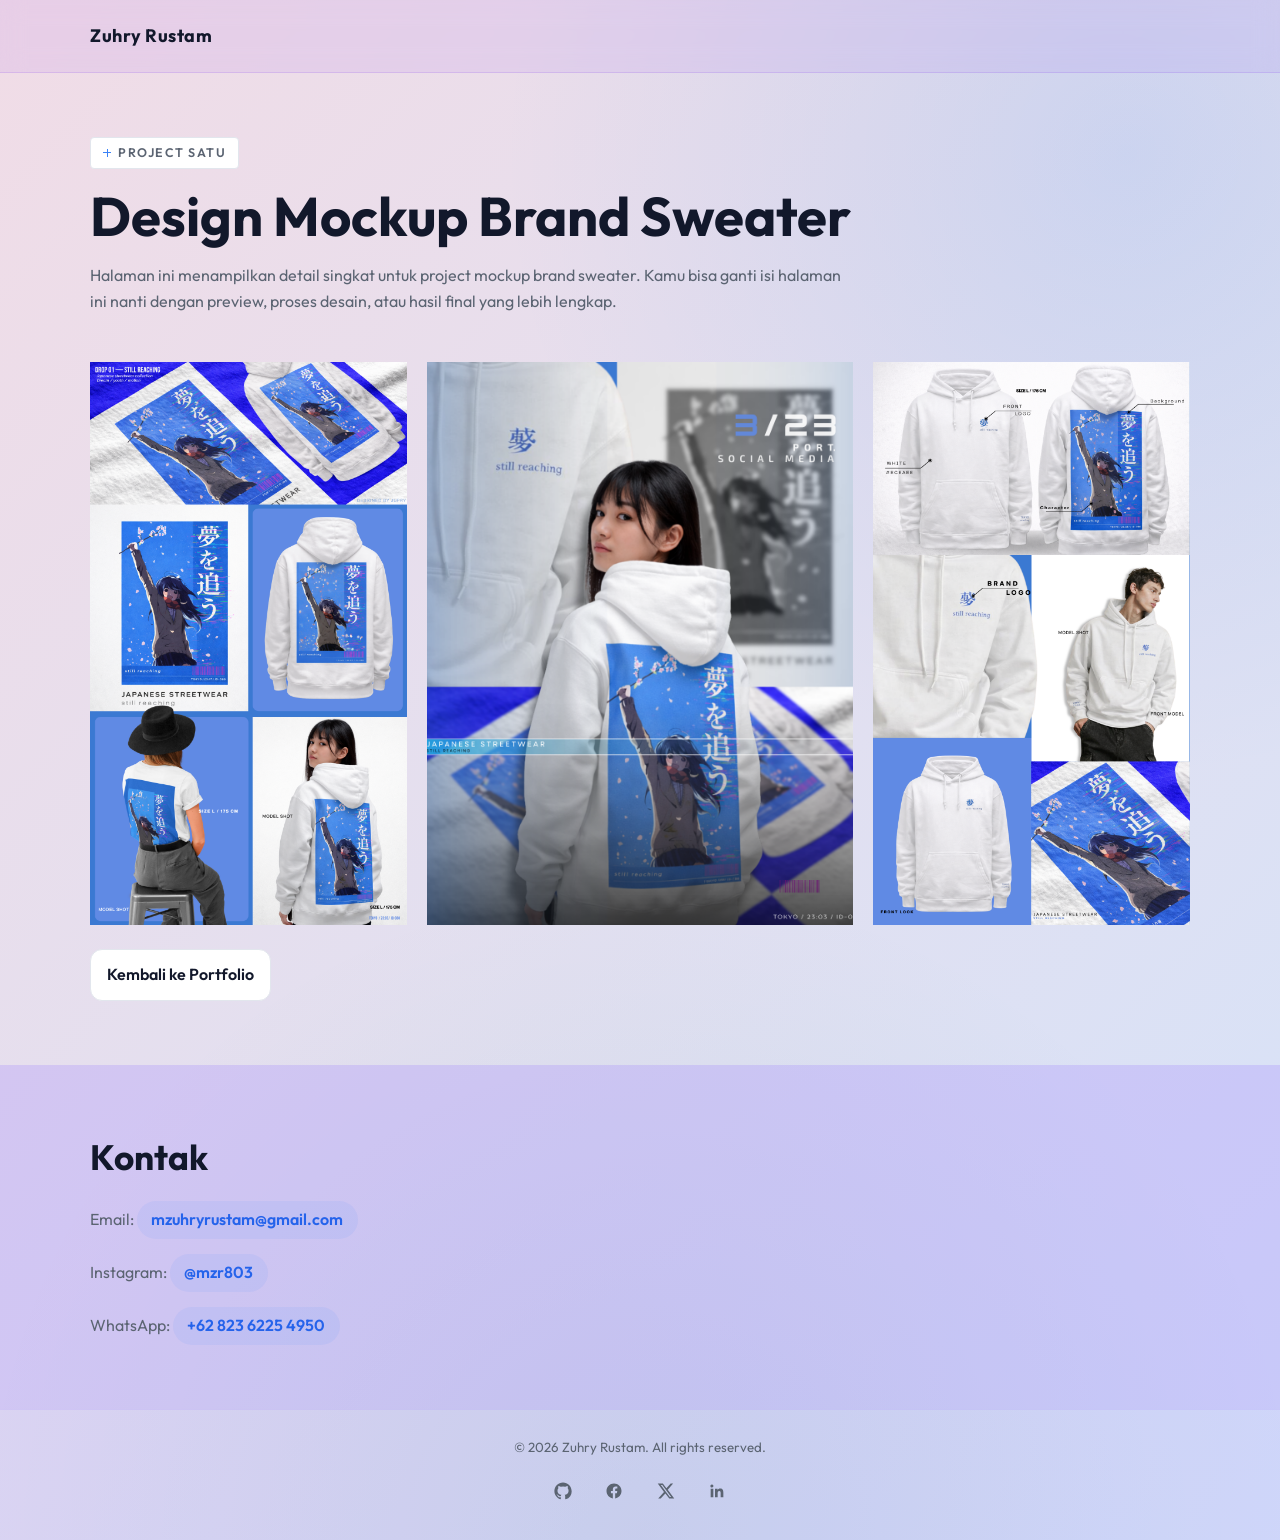
<file: project-satu.html>
<!doctype html>
<html lang="id">
  <head>
    <meta charset="UTF-8" />
    <meta name="viewport" content="width=device-width, initial-scale=1.0" />
    <title>Project Satu | Zuhry Rustam</title>
    <meta
      name="description"
      content="Halaman detail untuk Project Satu karya Zuhry Rustam."
    />
    <link rel="preconnect" href="https://fonts.googleapis.com" />
    <link rel="preconnect" href="https://fonts.gstatic.com" crossorigin />
    <link
      href="https://fonts.googleapis.com/css2?family=Outfit:wght@300;400;500;600;700&display=swap"
      rel="stylesheet"
    />
    <link rel="stylesheet" href="style.css" />
  </head>
  <body>
    <header class="site-header">
      <div class="container nav-wrap">
        <a class="brand" href="index.html">Zuhry Rustam</a>
      </div>
    </header>

    <main class="section">
      <div class="container">
        <p class="badge reveal">PROJECT SATU</p>
        <h1 class="reveal" style="--reveal-delay:0.1s">Design Mockup Brand Sweater</h1>
        <p class="lead reveal" style="--reveal-delay:0.2s">
          Halaman ini menampilkan detail singkat untuk project mockup brand
          sweater. Kamu bisa ganti isi halaman ini nanti dengan preview, proses
          desain, atau hasil final yang lebih lengkap.
        </p>

        <div class="project-detail-showcase" aria-label="Preview project satu">
          <figure class="detail-shot detail-left reveal" style="--reveal-delay:0.05s">
            <img src="hoodie back.png" alt="Mockup hoodie tampak belakang" />
          </figure>
          <figure class="detail-shot detail-center reveal" style="--reveal-delay:0.15s">
            <img src="mockup porto.png" alt="Mockup portofolio utama" />
          </figure>
          <figure class="detail-shot detail-right reveal" style="--reveal-delay:0.25s">
            <img src="hoodie male.png" alt="Mockup hoodie tampak depan" />
          </figure>
        </div>

        <div class="hero-actions reveal" style="--reveal-delay:0.3s">
          <a class="btn ghost" href="index.html#projects">Kembali ke Portfolio</a>
        </div>
      </div>
    </main>

    <!-- ===== SECTION KONTAK ===== -->
    <section id="contact" class="section alt">
      <div class="container">
        <h2 class="reveal">Kontak</h2>
        <p class="reveal" style="--reveal-delay:0.05s">
          Email: <a href="mailto:mzuhryrustam@gmail.com">mzuhryrustam@gmail.com</a>
        </p>
        <p class="reveal" style="--reveal-delay:0.15s">Instagram: <a href="https://instagram.com/mzr803" target="_blank">@mzr803</a></p>
        <p class="reveal" style="--reveal-delay:0.25s">WhatsApp: <a href="https://wa.me/6282362254950" target="_blank">+62 823 6225 4950</a></p>
      </div>
    </section>

    <!-- ===== FOOTER ===== -->
    <footer class="site-footer">
      <div class="container">
        <small>&copy; <span id="year"></span> Zuhry Rustam. All rights reserved.</small>
        <div class="footer-socials">
          <a href="https://github.com/sayaemangorangkatanya" target="_blank" rel="noopener noreferrer" aria-label="GitHub">
            <svg viewBox="0 0 24 24" fill="currentColor"><path d="M12 .5C5.65.5.5 5.65.5 12c0 5.09 3.29 9.4 7.86 10.93.57.1.78-.25.78-.55 0-.27-.01-1.16-.02-2.1-3.2.7-3.88-1.36-3.88-1.36-.52-1.34-1.28-1.7-1.28-1.7-1.05-.72.08-.7.08-.7 1.16.08 1.77 1.2 1.77 1.2 1.03 1.77 2.7 1.26 3.36.96.1-.75.4-1.26.73-1.55-2.55-.29-5.23-1.28-5.23-5.7 0-1.26.45-2.29 1.19-3.09-.12-.29-.52-1.47.11-3.06 0 0 .97-.31 3.18 1.18a11.1 11.1 0 0 1 5.79 0c2.2-1.49 3.17-1.18 3.17-1.18.63 1.59.23 2.77.11 3.06.74.8 1.19 1.83 1.19 3.09 0 4.43-2.69 5.4-5.25 5.69.41.36.78 1.06.78 2.14 0 1.55-.01 2.79-.01 3.17 0 .3.2.66.79.55A10.51 10.51 0 0 0 23.5 12C23.5 5.65 18.35.5 12 .5Z"/></svg>
          </a>
          <a href="https://web.facebook.com/zuhry.rustam.796" target="_blank" rel="noopener noreferrer" aria-label="Facebook">
            <svg viewBox="0 0 24 24" fill="currentColor"><path d="M22 12.06C22 6.5 17.52 2 12 2S2 6.5 2 12.06c0 5 3.66 9.15 8.44 9.94v-7.03H7.9v-2.91h2.54V9.85c0-2.5 1.49-3.89 3.77-3.89 1.09 0 2.24.2 2.24.2v2.46h-1.26c-1.24 0-1.63.77-1.63 1.56v1.88h2.78l-.44 2.91h-2.34V22c4.78-.79 8.44-4.94 8.44-9.94Z"/></svg>
          </a>
          <a href="https://x.com/sakaaaaaaaaa___" target="_blank" rel="noopener noreferrer" aria-label="X (Twitter)">
            <svg viewBox="0 0 24 24" fill="currentColor"><path d="M18.24 2h3.29l-7.2 8.22L23 22h-6.64l-5.2-6.8L4.9 22H1.6l7.7-8.79L1 2h6.8l4.7 6.2L18.24 2Zm-1.16 18h1.82L7.02 3.9H5.06L17.08 20Z"/></svg>
          </a>
          <a href="https://www.linkedin.com/in/zuhry-rustam" target="_blank" rel="noopener noreferrer" aria-label="LinkedIn">
            <svg viewBox="0 0 24 24" fill="currentColor"><path d="M20.45 20.45h-3.56v-5.57c0-1.33-.02-3.03-1.85-3.03-1.86 0-2.15 1.45-2.15 2.94v5.66H9.34V9h3.41v1.56h.05c.48-.9 1.64-1.85 3.38-1.85 3.61 0 4.28 2.38 4.28 5.47v6.27ZM5.34 7.43a2.07 2.07 0 1 1 0-4.13 2.07 2.07 0 0 1 0 4.13ZM7.12 20.45H3.56V9h3.56v11.45Z"/></svg>
          </a>
        </div>
      </div>
    </footer>

    <script>
      // Tahun otomatis untuk footer
      document.getElementById("year").textContent = new Date().getFullYear();

      // ===== SCROLL REVEAL =====
      const revealItems = document.querySelectorAll(".reveal");
      if (revealItems.length) {
        const revealObserver = new IntersectionObserver(
          (entries) => {
            entries.forEach((entry) => {
              if (entry.isIntersecting) {
                entry.target.classList.add("active");
                revealObserver.unobserve(entry.target);
              }
            });
          },
          { threshold: 0.15, rootMargin: "0px 0px -50px 0px" }
        );
        revealItems.forEach((el) => revealObserver.observe(el));
      }
    </script>
  </body>
</html>
</file>
<file: style.css>
:root {
  --bg: #f7f8fa;
  --surface: #ffffff;
  --text: #12182b;
  --muted: #5b6472;
  --primary: #3b82f6;
  --primary-strong: #2563eb;
  --border: #e2e6ed;
  --shadow: 0 16px 40px rgba(18, 24, 43, 0.1);
}

* {
  box-sizing: border-box;
  margin: 0;
  padding: 0;
}

body {
  font-family: "Outfit", sans-serif;
  color: var(--text);
  background: linear-gradient(135deg, rgba(212, 94, 141, 0.18), rgba(59, 130, 246, 0.18)),
    radial-gradient(circle at 88% 10%, rgba(0, 132, 255, 0.12), transparent 35%),
    radial-gradient(circle at 50% 100%, rgba(9, 109, 69, 0.08), transparent 40%),
    var(--bg);
  line-height: 1.6;
}

.top-photo {
  width: 200px;
  height: 200px;
  margin: 0;
  border-radius: 18px;
  overflow: hidden;
}

.top-photo img {
  display: block;
  width: 100%;
  height: 100%;
  object-fit: cover;
  border-radius: 12px;
  border: 2px solid var(--border);
  box-shadow: var(--shadow);
}

a {
  color: inherit;
  text-decoration: none;
}

.container {
  width: min(1100px, 92%);
  margin: 0 auto;
}

.site-header {
  position: sticky;
  top: 0;
  z-index: 10;
  background: rgba(124, 58, 237, 0.08);
  backdrop-filter: blur(12px);
  border-bottom: 1px solid rgba(124, 58, 237, 0.15);
}

.nav-wrap {
  min-height: 72px;
  display: flex;
  align-items: center;
  justify-content: space-between;
  gap: 1rem;
}

.brand {
  font-size: 1.125rem;
  font-weight: 700;
  color: var(--text);
  letter-spacing: 0.5px;
}

.nav-menu {
  display: flex;
  gap: 1.25rem;
  font-weight: 500;
}

.menu-button {
  display: none;
  border: 1px solid var(--border);
  background: var(--surface);
  color: var(--text);
  padding: 0.5rem 0.9rem;
  border-radius: 999px;
  cursor: pointer;
  box-shadow: 0 4px 12px rgba(18, 24, 43, 0.06);
}

.hero {
  padding: 5rem 0 2rem;
  min-height: calc(100vh - 72px);
  color: #142033;
  background:
    linear-gradient(90deg, rgba(255, 255, 255, 0.98) 0%, rgba(255, 255, 255, 0.88) 42%, rgba(255, 255, 255, 0.12) 72%),
    url("portfolio-hero-bg.png") center right / cover no-repeat;
}

.hero .badge {
  border-color: rgba(20, 32, 51, 0.24);
}

.hero .lead {
  color: #3f4d63;
}

.hero .btn.ghost {
  border-color: rgba(20, 32, 51, 0.28);
  background: rgba(255, 255, 255, 0.78);
  color: #142033;
  box-shadow: 0 14px 30px rgba(20, 32, 51, 0.12);
}

.hero .btn.ghost:hover {
  border-color: #2563eb;
  background: #ffffff;
  color: #2563eb;
}

.hero .hero-card {
  background: rgba(255, 255, 255, 0.82);
  border-color: rgba(20, 32, 51, 0.18);
  color: #142033;
  box-shadow: 0 18px 42px rgba(20, 32, 51, 0.16);
}

.hero .hero-card ul {
  color: #3f4d63;
}

.hero-grid {
  display: grid;
  grid-template-columns: 1.2fr 0.8fr;
  gap: 2.5rem;
  align-items: start;
}

.hero-side {
  display: grid;
  gap: 1.2rem;
  justify-items: end;
}

.badge {
  display: inline-flex;
  align-items: center;
  gap: 0.45rem;
  padding: 0.3rem 0.75rem;
  border-radius: 4px;
  border: 1px solid var(--border);
  margin-bottom: 1rem;
  font-size: 0.78rem;
  letter-spacing: 0.12em;
  font-weight: 600;
  color: var(--muted);
  background: var(--surface);
}

.badge::before {
  content: "";
  width: 8px;
  height: 8px;
  flex-shrink: 0;
  background:
    linear-gradient(var(--primary), var(--primary)) center / 100% 1px no-repeat,
    linear-gradient(90deg, var(--primary), var(--primary)) center / 1px 100% no-repeat;
}

h1 {
  font-size: clamp(2rem, 3vw + 1rem, 3.6rem);
  line-height: 1.15;
  margin-bottom: 1rem;
}

.highlight {
  color: #a78bfa;
}

.lead {
  color: var(--muted);
  max-width: 56ch;
}

.hero-actions {
  margin-top: 1.5rem;
  display: flex;
  gap: 0.8rem;
  flex-wrap: wrap;
}

.btn {
  padding: 0.75rem 1rem;
  border-radius: 12px;
  font-weight: 600;
  border: 1px solid transparent;
  transition: 0.2s ease;
}

.btn.primary {
  background: #a78bfa;
  color: #fff;
}

.btn.primary:hover {
  background: #8b5cf6;
}

.btn.ghost {
  border-color: var(--border);
  background: var(--surface);
}

.btn.ghost:hover {
  border-color: var(--primary);
  color: var(--primary);
}

.hero-card {
  background: var(--surface);
  border: 1px solid var(--border);
  border-radius: 20px;
  padding: 1.3rem;
  box-shadow: var(--shadow);
  width: min(420px, 100%);
}

.hero-card h2 {
  margin-bottom: 0.8rem;
  font-size: 1.1rem;
}

.hero-card ul {
  list-style: none;
  display: grid;
  gap: 0.5rem;
  color: var(--muted);
}

.section {
  padding: 4rem 0;
}

.section h2 {
  font-size: clamp(1.4rem, 2vw + 0.8rem, 2.2rem);
  margin-bottom: 1rem;
}

.section p {
  color: var(--muted);
  max-width: 70ch;
}

.portfolio-content {
  position: relative;
  overflow: hidden;
  color: #142033;
  background: #ffffff;
}

.portfolio-content .section {
  position: relative;
  z-index: 1;
}

.portfolio-content .section h2,
.portfolio-content .project-card h3 {
  color: #142033;
}

.portfolio-content .section p {
  color: #475569;
}

.about-grid {
  display: grid;
  grid-template-columns: minmax(0, 1fr) auto;
  align-items: center;
  gap: 5rem;
  min-height: 520px;
}

.about-copy {
  max-width: 760px;
}

.about-label {
  margin-bottom: 1.6rem;
  color: #98a1b8;
  font-size: 1.8rem;
  font-weight: 700;
  letter-spacing: 0;
}

.about-copy h2 {
  margin-bottom: 2rem;
  color: #05070d;
  font-size: 2rem;
  line-height: 1.2;
}

.portfolio-content .about-copy p:not(.about-label) {
  max-width: 760px;
  color: #4b5563;
  font-size: 1.62rem;
  line-height: 1.35;
  letter-spacing: 0.02em;
}

.about-photo {
  width: 200px;
  height: 200px;
  border-radius: 28px;
}

/* ===== GAME SECTION ===== */
.game-grid {
  display: grid;
  grid-template-columns: 380px 1fr;
  gap: 2.5rem;
  align-items: center;
}

.gif-placeholder {
  width: 100%;
  aspect-ratio: 16 / 9;
  border-radius: 16px;
  background: linear-gradient(160deg, rgba(167, 139, 250, 0.28), rgba(20, 32, 51, 0.9));
  border: 1px solid rgba(167, 139, 250, 0.35);
  box-shadow: 0 18px 40px rgba(20, 32, 51, 0.16);
  display: flex;
  align-items: center;
  justify-content: center;
  color: #4b5163;
  font-weight: 600;
  letter-spacing: 0.05em;
  overflow: hidden;
}

.gif-placeholder img {
  width: 100%;
  height: 100%;
  object-fit: cover;
}

.gif-placeholder video {
  width: 100%;
  height: 100%;
  object-fit: contain;
  background: #0d1117;
}
/* ===== END GAME SECTION ===== */

/* ===== SKILLS & CONTACT ===== */
#skills {
  background: rgba(167, 139, 250, 0.15);
}

/* HAPUS / COMMENT aturan ini agar kontak di project halaman mengikuti background body */
/* #contact.alt {
  background: #ffffff !important;
} */
/* ===== END SKILLS & CONTACT ===== */

.alt {
  background: rgba(167, 139, 250, 0.3);
  border-top: 0;
  border-bottom: 0;
}

#contact p {
  margin-top: 0.9rem;
}

#contact p a {
  display: inline-flex;
  align-items: center;
  padding: 0.4rem 0.9rem;
  border-radius: 999px;
  background: rgba(59, 130, 246, 0.08);
  color: var(--primary-strong);
  font-weight: 600;
  transition: background 0.2s ease, transform 0.2s ease;
}

#contact p a:hover {
  background: rgba(59, 130, 246, 0.16);
  transform: translateY(-1px);
}

.skills-row {
  display: flex;
  align-items: center;
  flex-wrap: wrap;
  gap: 2.5rem;
}

.skills-row h2 {
  margin-bottom: 0;
  padding-right: 2.5rem;
  border-right: 1px solid var(--border);
  white-space: nowrap;
}

.chip-grid {
  margin-top: 0;
  display: flex;
  flex-wrap: wrap;
  gap: 0.75rem;
}

.chip {
  padding: 0.5rem 0.75rem;
  border: 1px solid rgba(167, 139, 250, 0.3);
  border-radius: 999px;
  background: rgba(167, 139, 250, 0.2);
  color: #142033;
}

.project-grid {
  margin-top: 1rem;
  display: grid;
  grid-template-columns: repeat(3, minmax(0, 1fr));
  gap: 1rem;
}

.tools-card {
  display: flex;
  flex-direction: column;
  gap: 1rem;
}

.tools-logo-grid {
  display: grid;
  grid-template-columns: repeat(4, minmax(0, 1fr));
  gap: 0.8rem;
  align-items: center;
}

.tools-logo-grid img {
  width: 100%;
  aspect-ratio: 1;
  object-fit: contain;
  padding: 0.7rem;
  border-radius: 14px;
  background: rgba(255, 255, 255, 0.86);
  border: 1px solid rgba(20, 32, 51, 0.1);
}

.project-gallery {
  margin-top: 3rem;
  min-height: 380px;
  display: flex;
  justify-content: center;
  align-items: center;
  position: relative;
}

.gallery-card {
  width: min(280px, 32vw);
  aspect-ratio: 4 / 5;
  border-radius: 24px;
  overflow: hidden;
  background: #ffffff;
  border: 1px solid rgba(217, 225, 239, 0.9);
  box-shadow: 0 22px 50px rgba(16, 32, 58, 0.16);
  position: absolute;
  cursor: pointer;
  transform-origin: center bottom;
  transition: transform 0.7s cubic-bezier(0.22, 1, 0.36, 1),
    box-shadow 0.35s ease, filter 0.35s ease;
}

.gallery-card img {
  width: 100%;
  height: 100%;
  display: block;
  object-fit: cover;
}

.gallery-far-left {
  transform: translateX(-250px) rotate(-18deg) scale(0.88);
  z-index: 0;
  filter: saturate(0.82) brightness(0.96);
}

.gallery-left {
  transform: translateX(-150px) rotate(-12deg) scale(0.94);
  z-index: 1;
  filter: saturate(0.92);
}

.gallery-center {
  z-index: 3;
  transform: translateY(-10px) rotate(0deg) scale(1);
}

.gallery-right {
  transform: translateX(150px) rotate(12deg) scale(0.94);
  z-index: 2;
  filter: saturate(0.92);
}

.gallery-card:hover,
.gallery-card:focus-visible {
  box-shadow: 0 26px 60px rgba(16, 32, 58, 0.22);
}

.gallery-card.is-animating {
  pointer-events: none;
}

.project-card {
  padding: 1rem;
  border-radius: 16px;
  border: 1px solid rgba(20, 32, 51, 0.12);
  background: rgba(255, 255, 255, 0.76);
  box-shadow: 0 16px 34px rgba(20, 32, 51, 0.08);
  overflow: hidden;
  transition: transform 0.25s ease, box-shadow 0.25s ease;
}

.project-card:has(.project-card-thumb):hover {
  transform: translateY(-4px);
  box-shadow: 0 22px 44px rgba(20, 32, 51, 0.14);
}

.project-card-thumb {
  margin: -1rem -1rem 0.85rem;
  aspect-ratio: 16 / 10;
  overflow: hidden;
  background: rgba(167, 139, 250, 0.15);
}

.project-card-thumb img {
  width: 100%;
  height: 100%;
  object-fit: cover;
  display: block;
  transition: transform 0.4s ease;
}

.project-card:hover .project-card-thumb img {
  transform: scale(1.05);
}

.project-card h3 {
  margin-bottom: 0.5rem;
}

.project-card a {
  color: var(--primary);
  font-weight: 600;
}

.project-detail-showcase {
  margin-top: 3rem;
  display: grid;
  grid-template-columns: 0.92fr 1.24fr 0.92fr;
  gap: 1.25rem;
  align-items: stretch;
}

.poster-stage {
  margin-top: 3rem;
  padding: 2.5rem;
  min-height: 520px;
  border-radius: 28px;
  background:
    linear-gradient(135deg, rgba(212, 94, 141, 0.14), rgba(59, 130, 246, 0.14)),
    var(--surface);
  border: 1px solid var(--border);
  box-shadow: 0 24px 50px rgba(20, 32, 51, 0.1);
  display: grid;
  grid-template-columns: minmax(280px, 420px) minmax(360px, 590px);
  gap: 1.5rem;
  align-items: start;
}

.poster-stage-copy {
  max-width: 420px;
  padding-top: 0.1rem;
  align-self: start;
  display: flex;
  flex-direction: column;
  align-items: flex-start;
  transition: opacity 0.38s ease, transform 0.38s ease;
}

.poster-stage-copy.is-hidden {
  opacity: 0;
  transform: translateY(8px);
  pointer-events: none;
}

.poster-stage-copy.is-fading {
  opacity: 0;
  transform: translateY(10px);
}

.poster-stage-kicker {
  margin-bottom: 0.6rem;
  color: var(--primary-strong);
  text-transform: uppercase;
  letter-spacing: 0.08em;
  font-size: 0.78rem;
  font-weight: 700;
}

.poster-stage-copy h2 {
  margin-bottom: 1rem;
  color: var(--text);
  font-size: clamp(1.35rem, 1rem + 0.7vw, 2rem);
  line-height: 1.05;
  white-space: nowrap;
}

.poster-stage-copy p {
  color: var(--muted);
  font-size: 0.92rem;
  font-weight: 400;
  line-height: 1.32;
  margin-bottom: 1.1rem;
  text-align: justify;
  text-wrap: pretty;
  max-width: 40ch;
  width: 100%;
}

.poster-rotator {
  width: min(590px, 100%);
  min-height: 420px;
  position: relative;
  justify-self: end;
}

.poster-rotator-card {
  position: absolute;
  top: 10px;
  width: min(270px, 34vw);
  aspect-ratio: 3 / 4.6;
  overflow: hidden;
  padding: 10px;
  border-radius: 18px;
  border: 1px solid rgba(139, 92, 246, 0.25);
  background: linear-gradient(180deg, rgba(250, 252, 255, 0.14), rgba(148, 163, 184, 0.08));
  cursor: pointer;
  transform-origin: center bottom;
  will-change: transform, filter;
  transition: transform 1.25s cubic-bezier(0.22, 1, 0.36, 1),
    filter 0.75s ease, box-shadow 0.5s ease, background 0.5s ease;
  box-shadow: 0 22px 60px rgba(11, 24, 44, 0.28);
}

.poster-rotator-card img {
  width: 100%;
  height: 100%;
  display: block;
  object-fit: cover;
  border-radius: 12px;
  transition: transform 1.25s cubic-bezier(0.22, 1, 0.36, 1),
    filter 0.75s ease;
}

.poster-slot-left {
  left: 50%;
  z-index: 1;
  transform: translateX(-170px) translateY(18px) rotate(-7deg) scale(0.92);
  filter: brightness(0.78) saturate(0.9);
}

.poster-slot-center {
  left: 50%;
  z-index: 3;
  transform: translateX(-50%) translateY(-6px) rotate(0deg) scale(1.02);
}

.poster-slot-right {
  left: 50%;
  z-index: 2;
  transform: translateX(64px) translateY(18px) rotate(7deg) scale(0.92);
  filter: brightness(0.86) saturate(0.92);
}

.poster-rotator-card:hover,
.poster-rotator-card:focus-visible {
  background: linear-gradient(180deg, rgba(212, 94, 141, 0.08), rgba(59, 130, 246, 0.08));
  box-shadow: 0 28px 60px rgba(20, 32, 51, 0.18);
}

.poster-rotator-card.is-animating {
  pointer-events: none;
}

.detail-shot {
  margin: 0;
}

/* ===== DESIGN GALLERY ===== */
.design-gallery-heading {
  grid-column: 1 / -1;
  margin-top: 2.5rem;
}

.design-gallery-heading h3 {
  color: var(--text);
  font-size: clamp(1.1rem, 0.9rem + 0.5vw, 1.5rem);
  font-weight: 600;
}

.design-gallery {
  grid-column: 1 / -1;
  margin-top: 1rem;
  display: grid;
  grid-template-columns: repeat(2, 1fr);
  gap: 1.5rem;
}

.design-item {
  margin: 0;
  border-radius: 16px;
  overflow: hidden;
  border: 1px solid var(--border);
  background: var(--surface);
  box-shadow: 0 16px 34px rgba(20, 32, 51, 0.1);
  transition: transform 0.3s ease, box-shadow 0.3s ease;
}

.design-item img {
  width: 100%;
  height: 100%;
  display: block;
  object-fit: cover;
}

.design-item:hover {
  transform: translateY(-4px);
  box-shadow: 0 22px 44px rgba(20, 32, 51, 0.16);
}

.design-item-wide {
  grid-column: 1 / -1;
}

@media (max-width: 640px) {
  .design-gallery {
    grid-template-columns: 1fr;
  }
}
/* ===== END DESIGN GALLERY ===== */

/* ===== TIMELINE (riwayat pendidikan & organisasi) ===== */
.timeline {
  position: relative;
  max-width: 720px;
  margin: 3rem 0 0;
  padding-left: 68px;
}

.timeline::before {
  content: "";
  position: absolute;
  left: 27px;
  top: 6px;
  bottom: 6px;
  width: 2px;
  background: var(--border);
}

.timeline-item {
  position: relative;
  margin-bottom: 3rem;
}

.timeline-item:last-child {
  margin-bottom: 0;
}

.timeline-item::before {
  content: "";
  position: absolute;
  left: -45px;
  top: 8px;
  width: 12px;
  height: 12px;
  border-radius: 50%;
  background: var(--primary);
  box-shadow: 0 0 0 4px var(--surface), 0 0 0 5px var(--border);
}

.timeline-icon {
  width: 56px;
  height: 56px;
  border-radius: 50%;
  background: var(--bg);
  border: 1px solid var(--border);
  display: flex;
  align-items: center;
  justify-content: center;
  color: var(--primary-strong);
  margin-bottom: 0.9rem;
}

.timeline-icon svg {
  width: 26px;
  height: 26px;
}

.timeline-content h3 {
  font-size: 1.15rem;
  color: var(--text);
  margin-bottom: 0.25rem;
}

.timeline-subtitle {
  color: var(--primary-strong);
  font-weight: 600;
  font-size: 0.95rem;
  margin-bottom: 0.35rem;
}

.timeline-date {
  color: var(--muted);
  font-size: 0.85rem;
  margin-bottom: 1.1rem;
}

.timeline-subitem {
  display: flex;
  gap: 0.85rem;
  align-items: flex-start;
  margin-top: 1.1rem;
}

.timeline-bullet {
  flex-shrink: 0;
  width: 20px;
  height: 20px;
  color: var(--primary);
  margin-top: 0.15rem;
}

.timeline-bullet svg {
  width: 100%;
  height: 100%;
}

.timeline-subitem-title {
  font-weight: 600;
  color: var(--text);
  font-size: 0.92rem;
  margin-bottom: 0.15rem;
}

.timeline-subitem-date {
  color: var(--muted);
  font-size: 0.78rem;
  margin-bottom: 0.35rem;
}

.timeline-subitem-desc {
  color: var(--muted);
  font-size: 0.85rem;
  line-height: 1.45;
}

@media (max-width: 640px) {
  .timeline {
    padding-left: 44px;
  }
  .timeline::before {
    left: 17px;
  }
  .timeline-item::before {
    left: -27px;
  }
  .timeline-icon {
    width: 44px;
    height: 44px;
  }
  .timeline-icon svg {
    width: 20px;
    height: 20px;
  }
}
/* ===== END TIMELINE ===== */

/* ===== TYPING EFFECT (role di hero) ===== */
.typing-role {
  color: var(--text);
}

.typing-cursor {
  display: inline-block;
  width: 3px;
  height: 0.85em;
  margin-left: 4px;
  background: var(--text);
  vertical-align: -0.1em;
  animation: typingBlink 0.8s steps(1) infinite;
}

@keyframes typingBlink {
  0%, 50% { opacity: 1; }
  50.01%, 100% { opacity: 0; }
}

@media (prefers-reduced-motion: reduce) {
  .typing-cursor {
    animation: none;
  }
}
/* ===== END TYPING EFFECT ===== */

.detail-shot img {
  width: 100%;
  height: 100%;
  display: block;
  object-fit: cover;
}

.site-footer {
  padding: 1.5rem 0 2rem;
  color: var(--muted);
  text-align: center;
  background: rgba(167, 139, 250, 0.15);
  border-top: 1px solid rgba(167, 139, 250, 0.2);
}

.footer-socials {
  display: flex;
  justify-content: center;
  gap: 1.1rem;
  margin-top: 0.9rem;
}

.footer-socials a {
  display: flex;
  align-items: center;
  justify-content: center;
  width: 34px;
  height: 34px;
  border-radius: 50%;
  color: var(--muted);
  transition: color 0.25s ease, transform 0.25s ease, background 0.25s ease;
}

.footer-socials svg {
  width: 18px;
  height: 18px;
}

.footer-socials a:hover,
.footer-socials a:focus-visible {
  color: var(--primary-strong);
  background: rgba(139, 92, 246, 0.12);
  transform: translateY(-2px);
}

/* ===== SCROLL REVEAL ANIMATION ===== */
.reveal {
  opacity: 0;
  transform: translateY(36px);
  transition: opacity 0.8s ease, transform 0.8s ease;
  transition-delay: var(--reveal-delay, 0s);
}

.reveal.active {
  opacity: 1;
  transform: translateY(0);
}

.reveal-fade {
  opacity: 0;
  transition: opacity 0.9s ease;
  transition-delay: var(--reveal-delay, 0s);
}

.reveal-fade.active {
  opacity: 1;
}

.reveal-zoom {
  opacity: 0;
  transform: scale(0.9);
  transition: opacity 0.8s ease, transform 0.8s ease;
  transition-delay: var(--reveal-delay, 0s);
}

.reveal-zoom.active {
  opacity: 1;
  transform: scale(1);
}

@media (prefers-reduced-motion: reduce) {
  .reveal,
  .reveal-fade,
  .reveal-zoom {
    opacity: 1 !important;
    transform: none !important;
    transition: none !important;
  }
}

/* ===== HERO INTRO ANIMATION ===== */
.hero-copy .badge,
.hero-copy h1,
.hero-copy .lead,
.hero-copy .hero-actions,
.hero-side .hero-card {
  opacity: 0;
  transform: translateY(24px);
  animation: heroIntro 0.8s ease forwards;
}

.hero-copy .badge { animation-delay: 0.1s; }
.hero-copy h1 { animation-delay: 0.25s; }
.hero-copy .lead { animation-delay: 0.4s; }
.hero-copy .hero-actions { animation-delay: 0.55s; }
.hero-side .hero-card { animation-delay: 0.7s; }

@keyframes heroIntro {
  to {
    opacity: 1;
    transform: translateY(0);
  }
}

@media (prefers-reduced-motion: reduce) {
  .hero-copy .badge,
  .hero-copy h1,
  .hero-copy .lead,
  .hero-copy .hero-actions,
  .hero-side .hero-card {
    animation: none;
    opacity: 1;
    transform: none;
  }
}
/* ===== END REVEAL ANIMATION ===== */

/* ===== RESPONSIVE ===== */
@media (max-width: 860px) {
  .hero-grid {
    grid-template-columns: 1fr;
  }

  .hero-side {
    justify-items: start;
  }

  .top-photo {
    width: 170px;
    height: 170px;
  }

  .about-grid {
    grid-template-columns: 1fr;
    gap: 2rem;
    min-height: auto;
  }

  .game-grid {
    grid-template-columns: 240px 1fr;
    gap: 1.5rem;
  }

  .about-photo {
    width: 240px;
    height: 240px;
  }

  .about-label {
    font-size: 1.45rem;
  }

  .about-copy h2 {
    font-size: 1.65rem;
  }

  .portfolio-content .about-copy p:not(.about-label) {
    font-size: 1.2rem;
    letter-spacing: 0.04em;
  }

  .project-grid {
    grid-template-columns: 1fr 1fr;
  }

  .tools-card {
    grid-column: 1 / -1;
  }

  .tools-logo-grid {
    grid-template-columns: repeat(4, minmax(56px, 1fr));
  }

  .project-gallery {
    min-height: 330px;
  }

  .poster-stage {
    min-height: 460px;
    padding: 2rem 1.4rem;
    grid-template-columns: minmax(220px, 0.88fr) minmax(300px, 1fr);
    gap: 1.25rem;
  }

  .poster-rotator {
    width: min(520px, 100%);
    min-height: 360px;
  }

  .poster-rotator-card {
    width: min(220px, 34vw);
  }

  .project-detail-showcase {
    grid-template-columns: 0.9fr 1.12fr 0.9fr;
    gap: 0.9rem;
  }

  .gallery-card {
    width: min(220px, 42vw);
  }

  .gallery-far-left {
    transform: translateX(-155px) rotate(-14deg) scale(0.88);
  }

  .gallery-left {
    transform: translateX(-90px) rotate(-10deg) scale(0.94);
  }

  .gallery-right {
    transform: translateX(90px) rotate(10deg) scale(0.94);
  }
}

@media (max-width: 640px) {
  .skills-row {
    flex-direction: column;
    align-items: flex-start;
    gap: 1rem;
  }

  .skills-row h2 {
    padding-right: 0;
    padding-bottom: 0.8rem;
    border-right: 0;
    border-bottom: 1px solid var(--border);
    width: 100%;
  }

  .menu-button {
    display: inline-flex;
  }

  .nav-menu {
    position: absolute;
    left: 4%;
    right: 4%;
    top: 76px;
    padding: 0.9rem;
    border-radius: 14px;
    border: 1px solid var(--border);
    background: var(--surface);
    display: none;
    flex-direction: column;
  }

  .nav-menu.open {
    display: flex;
  }

  .project-grid {
    grid-template-columns: 1fr;
  }

  .game-grid {
    grid-template-columns: 1fr;
    gap: 1.2rem;
  }

  .gif-placeholder {
    max-width: 480px;
    margin: 0 auto;
  }

  .tools-logo-grid {
    grid-template-columns: repeat(2, minmax(0, 1fr));
  }

  .about-photo {
    width: min(260px, 82vw);
    height: min(260px, 82vw);
  }

  .portfolio-content .about-copy p:not(.about-label) {
    font-size: 1rem;
    line-height: 1.35;
    letter-spacing: 0.02em;
  }

  .project-gallery {
    min-height: auto;
    flex-direction: column;
    gap: 1rem;
    position: static;
  }

  .poster-stage {
    min-height: auto;
    padding: 1.4rem 1rem;
    border-radius: 22px;
    grid-template-columns: 1fr;
    gap: 1.2rem;
  }

  .poster-rotator {
    min-height: auto;
    display: grid;
    gap: 1rem;
  }

  .poster-rotator-card {
    position: static;
    width: 100%;
    max-width: 320px;
    aspect-ratio: auto;
    padding: 8px;
    margin: 0 auto;
    box-shadow: 0 18px 40px rgba(11, 24, 44, 0.24);
  }

  .poster-slot-left,
  .poster-slot-center,
  .poster-slot-right {
    left: auto;
    right: auto;
    top: auto;
    transform: none;
    filter: none;
  }

  .project-detail-showcase {
    grid-template-columns: 1fr;
    gap: 1rem;
  }

  .gallery-card {
    position: static;
    width: min(280px, 88vw);
  }

  .gallery-far-left,
  .gallery-left,
  .gallery-right {
    transform: none;
  }

  .gallery-center {
    transform: none;
  }
}
</file>
